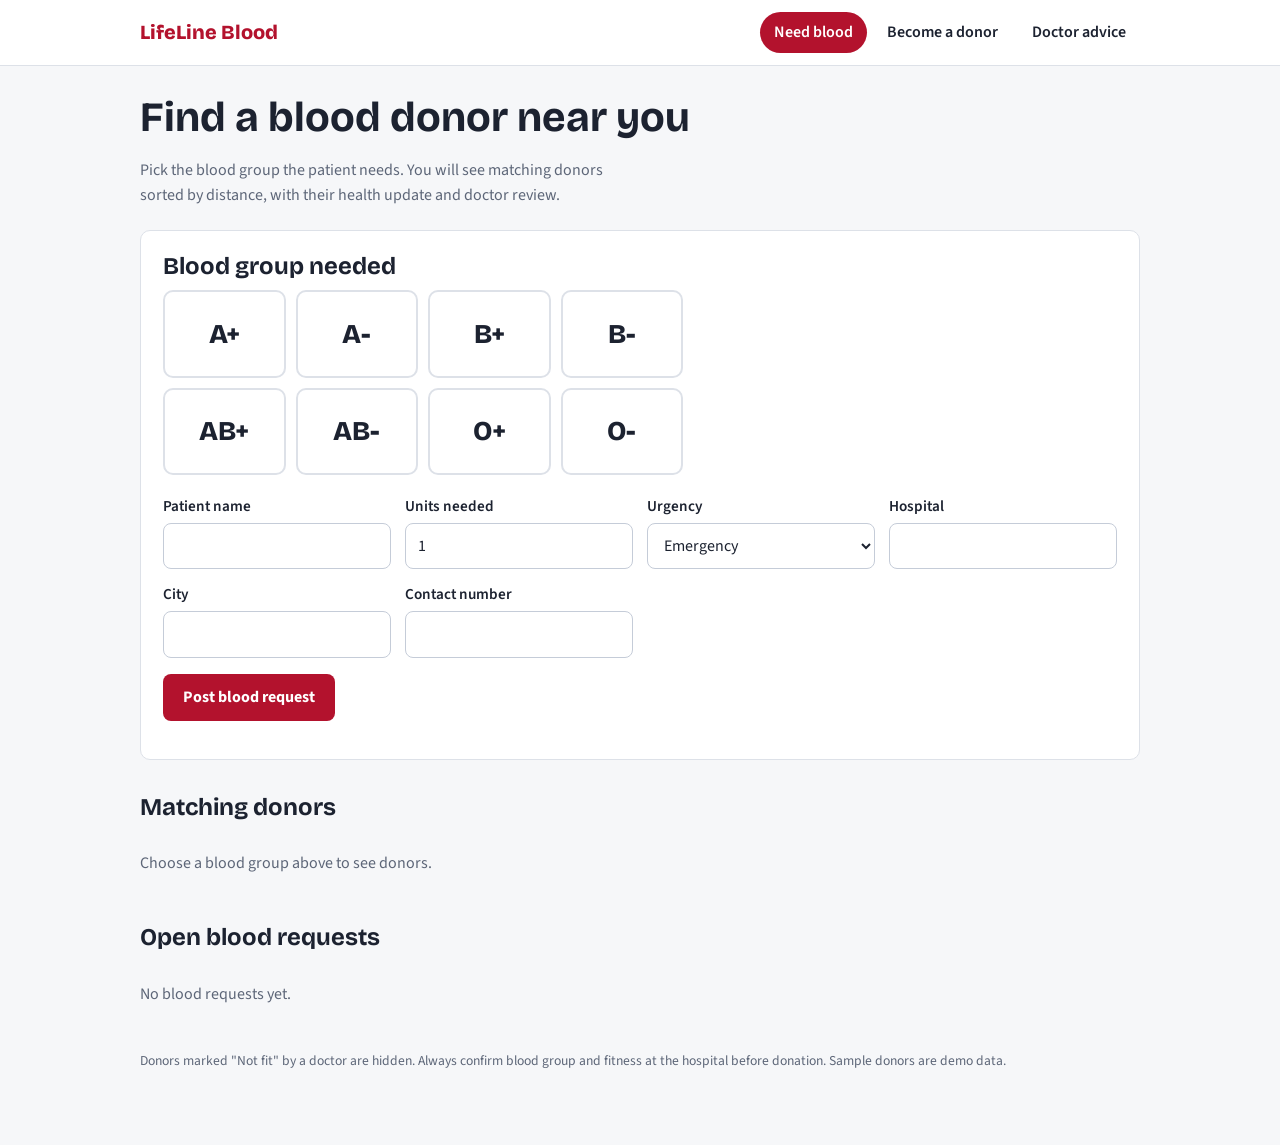
<file: index.html>
<!DOCTYPE html>
<html lang="en"><head><meta charset="utf-8"><meta name="viewport" content="width=device-width, initial-scale=1">
<title>Need blood | LifeLine Blood</title>
<link rel="preconnect" href="https://fonts.googleapis.com"><link href="https://fonts.googleapis.com/css2?family=Bricolage+Grotesque:wght@600;800&family=Source+Sans+3:wght@400;600;700&display=swap" rel="stylesheet">
<link rel="stylesheet" href="style.css"></head>
<body data-page="patient">
<header class="top"><div class="bar"><a class="brand" href="index.html">LifeLine Blood</a><nav aria-label="Main">
<a href="index.html" aria-current="page">Need blood</a><a href="donor.html" >Become a donor</a><a href="doctor.html" >Doctor advice</a></nav></div></header>
<main>
  <h1>Find a blood donor near you</h1>
  <p class="lead">Pick the blood group the patient needs. You will see matching donors sorted by distance, with their health update and doctor review.</p>
  <div class="panel">
    <h2>Blood group needed</h2>
    <div id="tiles" class="tiles" role="group" aria-label="Blood group"></div>
    <form id="reqForm" style="margin-top:20px">
      <div class="grid">
        <div><label for="pname">Patient name</label><input id="pname" required></div>
        <div><label for="units">Units needed</label><input id="units" type="number" min="1" max="10" value="1" required></div>
        <div><label for="urgency">Urgency</label><select id="urgency"><option>Emergency</option><option>Within 24 hours</option><option>Planned surgery</option></select></div>
        <div><label for="hospital">Hospital</label><input id="hospital" required></div>
        <div><label for="city">City</label><input id="city" required></div>
        <div><label for="pphone">Contact number</label><input id="pphone" type="tel" pattern="[0-9+ \-]{7,15}" required></div>
      </div>
      <p style="margin-top:16px"><button class="btn" type="submit">Post blood request</button></p>
      <div id="reqMsg" role="status"></div>
    </form>
  </div>
  <section><h2 id="resTitle">Matching donors</h2><div id="results"></div></section>
  <section><h2>Open blood requests</h2><div id="requests"></div></section>
  <p class="note">Donors marked "Not fit" by a doctor are hidden. Always confirm blood group and fitness at the hospital before donation. Sample donors are demo data.</p>
</main>
<script src="script.js"></script></body></html>
</file>
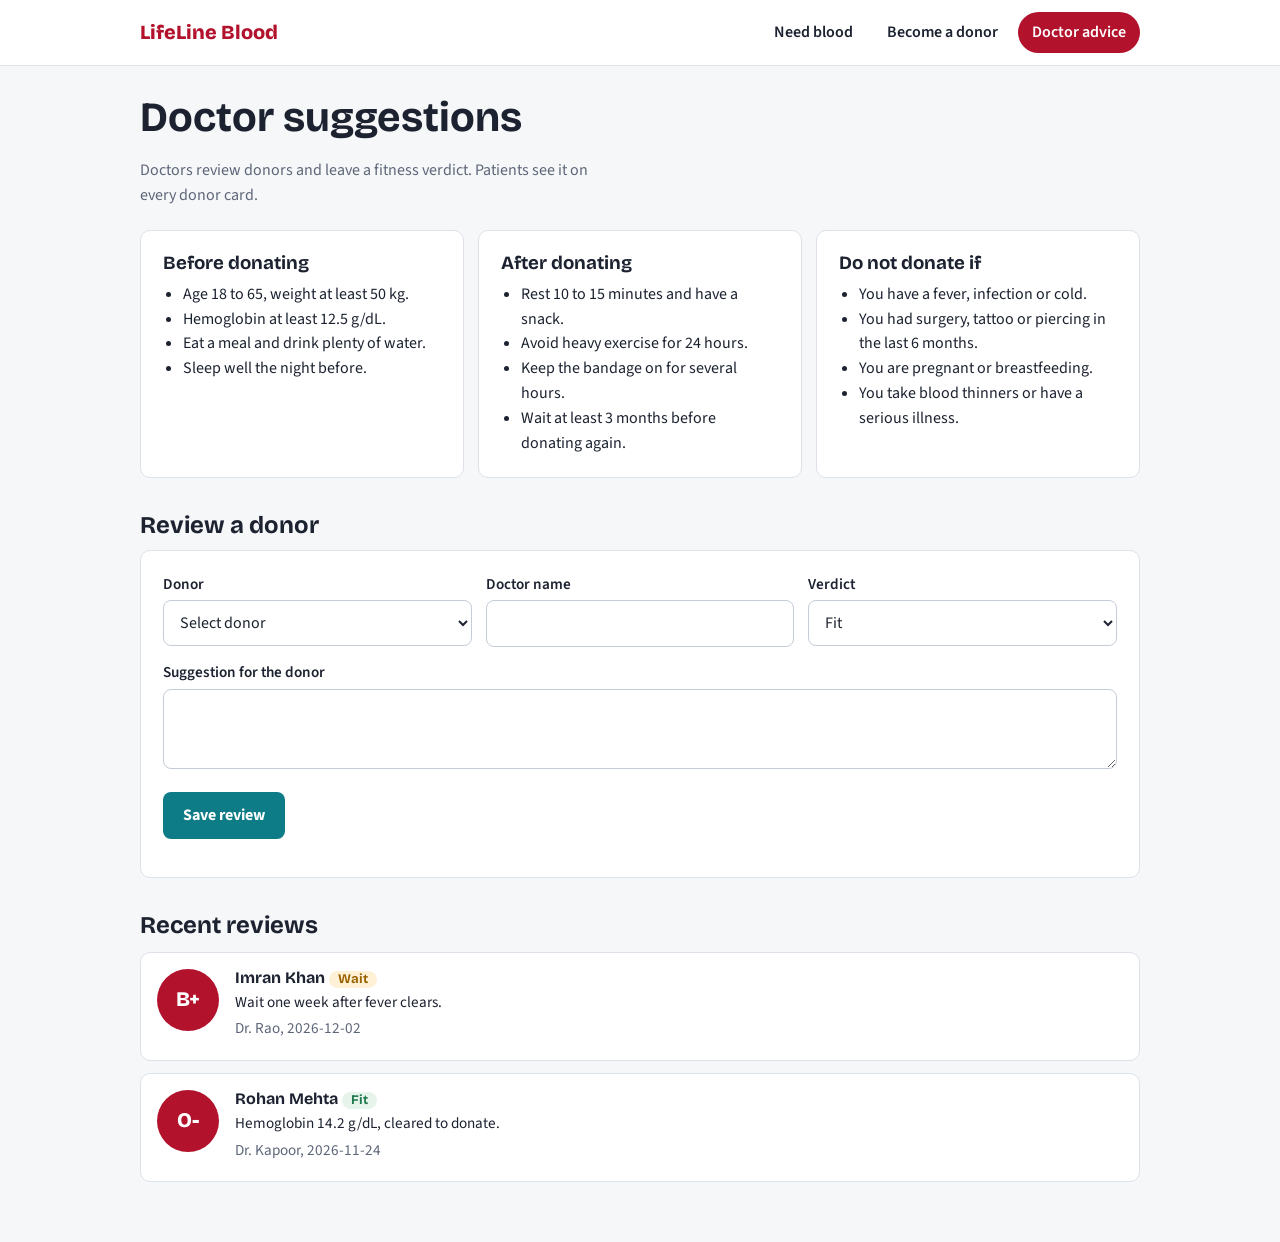
<file: doctor.html>
<!DOCTYPE html>
<html lang="en"><head><meta charset="utf-8"><meta name="viewport" content="width=device-width, initial-scale=1">
<title>Doctor advice | LifeLine Blood</title>
<link rel="preconnect" href="https://fonts.googleapis.com"><link href="https://fonts.googleapis.com/css2?family=Bricolage+Grotesque:wght@600;800&family=Source+Sans+3:wght@400;600;700&display=swap" rel="stylesheet">
<link rel="stylesheet" href="style.css"></head>
<body data-page="doctor">
<header class="top"><div class="bar"><a class="brand" href="index.html">LifeLine Blood</a><nav aria-label="Main">
<a href="index.html" >Need blood</a><a href="donor.html" >Become a donor</a><a href="doctor.html" aria-current="page">Doctor advice</a></nav></div></header>
<main>
  <h1>Doctor suggestions</h1>
  <p class="lead">Doctors review donors and leave a fitness verdict. Patients see it on every donor card.</p>
  <div class="tips">
    <div class="panel"><h3>Before donating</h3><ul><li>Age 18 to 65, weight at least 50 kg.</li><li>Hemoglobin at least 12.5 g/dL.</li><li>Eat a meal and drink plenty of water.</li><li>Sleep well the night before.</li></ul></div>
    <div class="panel"><h3>After donating</h3><ul><li>Rest 10 to 15 minutes and have a snack.</li><li>Avoid heavy exercise for 24 hours.</li><li>Keep the bandage on for several hours.</li><li>Wait at least 3 months before donating again.</li></ul></div>
    <div class="panel"><h3>Do not donate if</h3><ul><li>You have a fever, infection or cold.</li><li>You had surgery, tattoo or piercing in the last 6 months.</li><li>You are pregnant or breastfeeding.</li><li>You take blood thinners or have a serious illness.</li></ul></div>
  </div>
  <section><h2>Review a donor</h2>
  <form id="docForm" class="panel">
    <div class="grid">
      <div><label for="donorSel">Donor</label><select id="donorSel" name="donorSel" required></select></div>
      <div><label for="doctor">Doctor name</label><input id="doctor" name="doctor" required></div>
      <div><label for="verdict">Verdict</label><select id="verdict" name="verdict"><option>Fit</option><option>Wait</option><option>Not fit</option></select></div>
    </div>
    <div style="margin-top:14px"><label for="note">Suggestion for the donor</label><textarea id="note" name="note" required></textarea></div>
    <p><button class="btn teal" type="submit">Save review</button></p>
    <div id="docMsg" role="status"></div>
  </form></section>
  <section><h2>Recent reviews</h2><div id="reviews"></div></section>
</main>
<script src="script.js"></script></body></html>
</file>
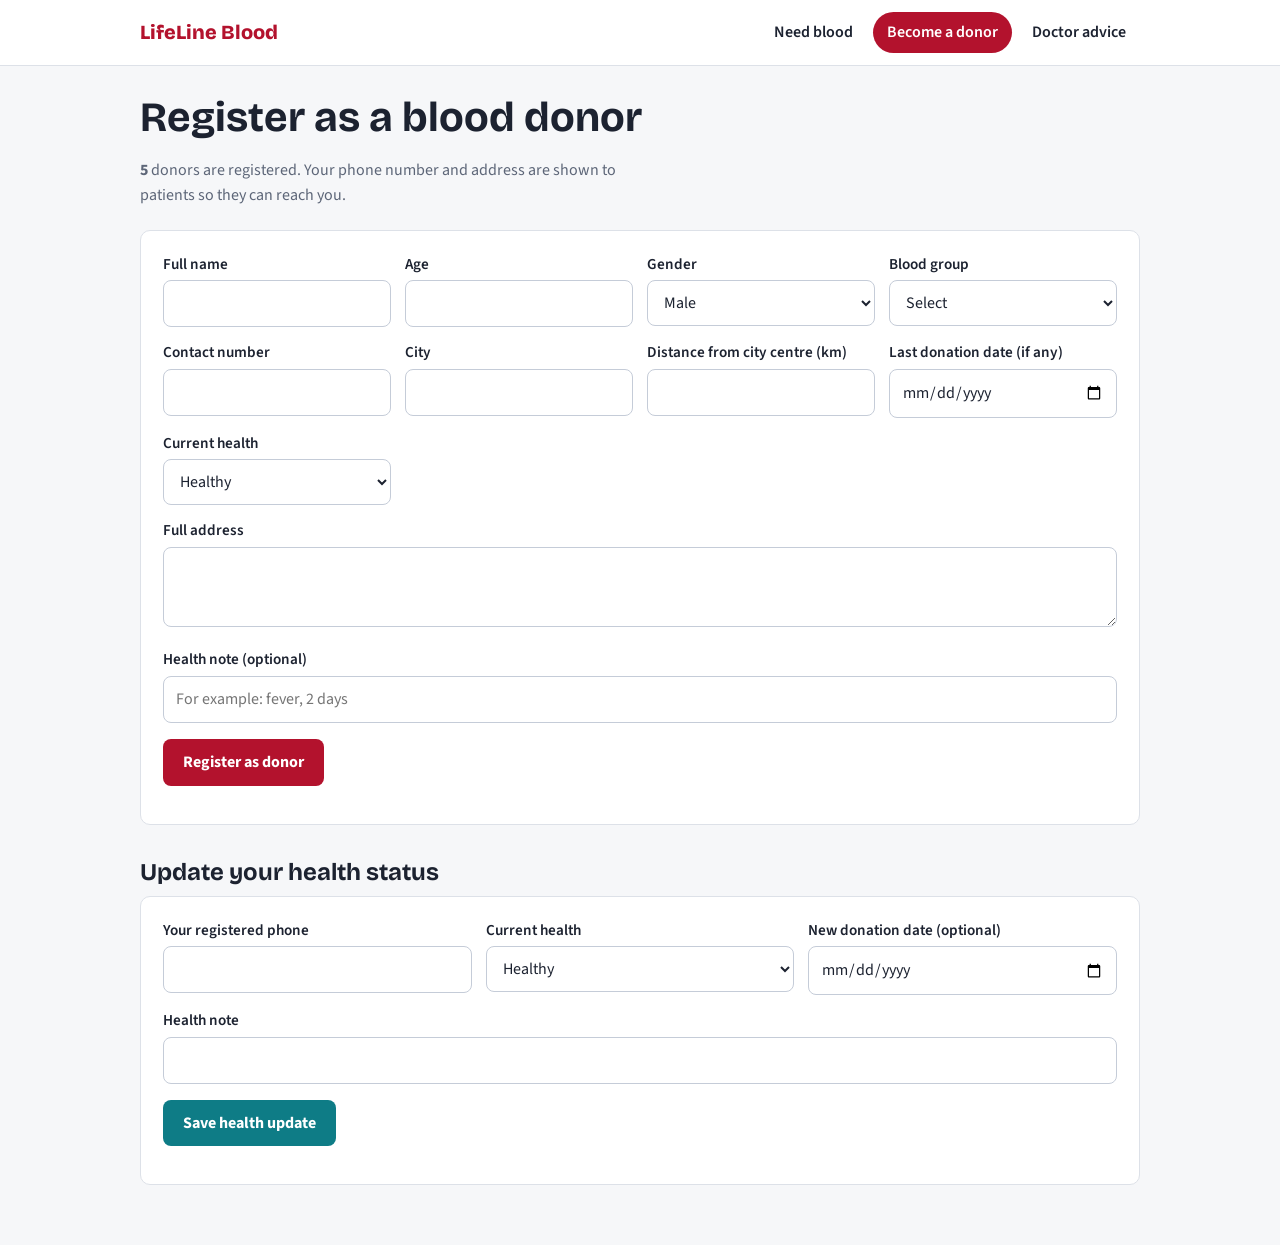
<file: donor.html>
<!DOCTYPE html>
<html lang="en"><head><meta charset="utf-8"><meta name="viewport" content="width=device-width, initial-scale=1">
<title>Become a donor | LifeLine Blood</title>
<link rel="preconnect" href="https://fonts.googleapis.com"><link href="https://fonts.googleapis.com/css2?family=Bricolage+Grotesque:wght@600;800&family=Source+Sans+3:wght@400;600;700&display=swap" rel="stylesheet">
<link rel="stylesheet" href="style.css"></head>
<body data-page="donor">
<header class="top"><div class="bar"><a class="brand" href="index.html">LifeLine Blood</a><nav aria-label="Main">
<a href="index.html" >Need blood</a><a href="donor.html" aria-current="page">Become a donor</a><a href="doctor.html" >Doctor advice</a></nav></div></header>
<main>
  <h1>Register as a blood donor</h1>
  <p class="lead"><b id="count">0</b> donors are registered. Your phone number and address are shown to patients so they can reach you.</p>
  <form id="donorForm" class="panel">
    <div class="grid">
      <div><label for="dname">Full name</label><input id="dname" name="dname" required></div>
      <div><label for="age">Age</label><input id="age" name="age" type="number" min="18" max="65" required></div>
      <div><label for="gender">Gender</label><select id="gender" name="gender"><option>Male</option><option>Female</option><option>Other</option></select></div>
      <div><label for="group">Blood group</label><select id="group" name="group" required></select></div>
      <div><label for="phone">Contact number</label><input id="phone" name="phone" type="tel" pattern="[0-9+ \-]{7,15}" required></div>
      <div><label for="city">City</label><input id="city" name="city" required></div>
      <div><label for="distance">Distance from city centre (km)</label><input id="distance" name="distance" type="number" min="0" max="200" required></div>
      <div><label for="last">Last donation date (if any)</label><input id="last" name="last" type="date"></div>
      <div><label for="health">Current health</label><select id="health" name="health"></select></div>
    </div>
    <div style="margin-top:14px"><label for="address">Full address</label><textarea id="address" name="address" required></textarea></div>
    <div style="margin-top:14px"><label for="note">Health note (optional)</label><input id="note" name="note" placeholder="For example: fever, 2 days"></div>
    <p><button class="btn" type="submit">Register as donor</button></p>
    <div id="donorMsg" role="status"></div>
  </form>

  <section><h2>Update your health status</h2>
  <form id="updForm" class="panel">
    <div class="grid">
      <div><label for="uphone">Your registered phone</label><input id="uphone" name="uphone" type="tel" required></div>
      <div><label for="uhealth">Current health</label><select id="uhealth" name="uhealth"></select></div>
      <div><label for="ulast">New donation date (optional)</label><input id="ulast" name="ulast" type="date"></div>
    </div>
    <div style="margin-top:14px"><label for="unote">Health note</label><input id="unote" name="unote"></div>
    <p><button class="btn teal" type="submit">Save health update</button></p>
    <div id="updMsg" role="status"></div>
  </form></section>
</main>
<script src="script.js"></script></body></html>
</file>
<file: style.css>
:root{--ink:#1c2230;--muted:#5d6678;--bg:#f6f7f9;--card:#fff;--line:#dde1e8;--red:#b3122d;--red-dark:#8c0e23;--teal:#0e7c86;--green:#1f7a4d;--amber:#9a6200;--r:10px}
*{box-sizing:border-box}
body{margin:0;font-family:"Source Sans 3","Segoe UI",system-ui,sans-serif;background:var(--bg);color:var(--ink);line-height:1.55}
h1,h2,h3,h4{font-family:"Bricolage Grotesque","Segoe UI",system-ui,sans-serif;margin:0 0 .4em;line-height:1.15}
header.top{background:var(--card);border-bottom:1px solid var(--line);position:sticky;top:0;z-index:5}
.bar{max-width:1040px;margin:auto;padding:12px 20px;display:flex;align-items:center;justify-content:space-between;gap:16px;flex-wrap:wrap}
.brand{font-family:"Bricolage Grotesque",system-ui,sans-serif;font-weight:800;font-size:1.25rem;color:var(--red);text-decoration:none}
nav{display:flex;gap:6px}
nav a{padding:8px 14px;border-radius:999px;text-decoration:none;color:var(--ink);font-weight:600}
nav a:hover{background:var(--bg)}
nav a[aria-current=page]{background:var(--red);color:#fff}
main{max-width:1040px;margin:auto;padding:28px 20px 60px}
.lead{color:var(--muted);max-width:60ch;margin:0 0 22px}
h1{font-size:clamp(1.9rem,4vw,2.6rem)}
section{margin-top:34px}
.panel{background:var(--card);border:1px solid var(--line);border-radius:var(--r);padding:22px}
.grid{display:grid;grid-template-columns:repeat(auto-fit,minmax(220px,1fr));gap:14px}
label{display:block;font-weight:600;margin-bottom:4px;font-size:.95rem}
input,select,textarea{width:100%;padding:10px 12px;border:1px solid #c5ccd8;border-radius:8px;font:inherit;background:#fff;color:var(--ink)}
textarea{min-height:80px;resize:vertical}
:focus-visible{outline:3px solid var(--teal);outline-offset:2px}
button.btn,a.btn{display:inline-block;background:var(--red);color:#fff;border:0;border-radius:8px;padding:11px 20px;font:inherit;font-weight:700;cursor:pointer;text-decoration:none}
button.btn:hover{background:var(--red-dark)}
.btn.teal{background:var(--teal)}
.tiles{display:grid;grid-template-columns:repeat(4,1fr);gap:10px;max-width:520px}
.tiles button{aspect-ratio:1.4;border:2px solid var(--line);background:var(--card);border-radius:var(--r);font:800 1.7rem "Bricolage Grotesque",system-ui,sans-serif;color:var(--ink);cursor:pointer}
.tiles button:hover{border-color:var(--red)}
.tiles button[aria-pressed=true]{background:var(--red);border-color:var(--red);color:#fff}
.msg{margin-top:12px;padding:10px 14px;border-radius:8px;background:#e6f4ec;color:var(--green);font-weight:600}
.msg.err{background:#fde8eb;color:var(--red-dark)}
.range{margin-top:24px}
.range h3{display:flex;justify-content:space-between;border-bottom:2px solid var(--ink);padding-bottom:6px}
.range h3 span{color:var(--muted);font-size:.9rem;font-weight:600}
.card{display:flex;gap:16px;background:var(--card);border:1px solid var(--line);border-radius:var(--r);padding:16px;margin-top:12px}
.card .bg{flex:0 0 62px;height:62px;border-radius:50%;background:var(--red);color:#fff;display:grid;place-items:center;font:800 1.3rem "Bricolage Grotesque",system-ui,sans-serif}
.card .info{flex:1;min-width:0}
.card h4{margin:0}.card h4 small{color:var(--muted);font-weight:400;font-size:.85rem}
.card p{margin:3px 0;font-size:.95rem}
.card .meta{color:var(--muted)}
.tag{display:inline-block;padding:1px 9px;border-radius:999px;background:#e8ebf0;font-size:.82rem;font-weight:700}
.tag.green{background:#e6f4ec;color:var(--green)}.tag.amber{background:#fff1d6;color:var(--amber)}.tag.red{background:#fde8eb;color:var(--red-dark)}
a.call{display:inline-block;margin-top:8px;color:var(--teal);font-weight:700}
.empty{color:var(--muted);padding:14px 0}
.tips{display:grid;grid-template-columns:repeat(auto-fit,minmax(260px,1fr));gap:14px}
.tips ul{margin:6px 0 0;padding-left:20px}
.note{font-size:.85rem;color:var(--muted);margin-top:30px}
@media(max-width:520px){.card{flex-direction:column}.tiles{grid-template-columns:repeat(4,1fr)}.tiles button{font-size:1.3rem}}
@media(prefers-reduced-motion:reduce){*{transition:none!important}}
</file>
